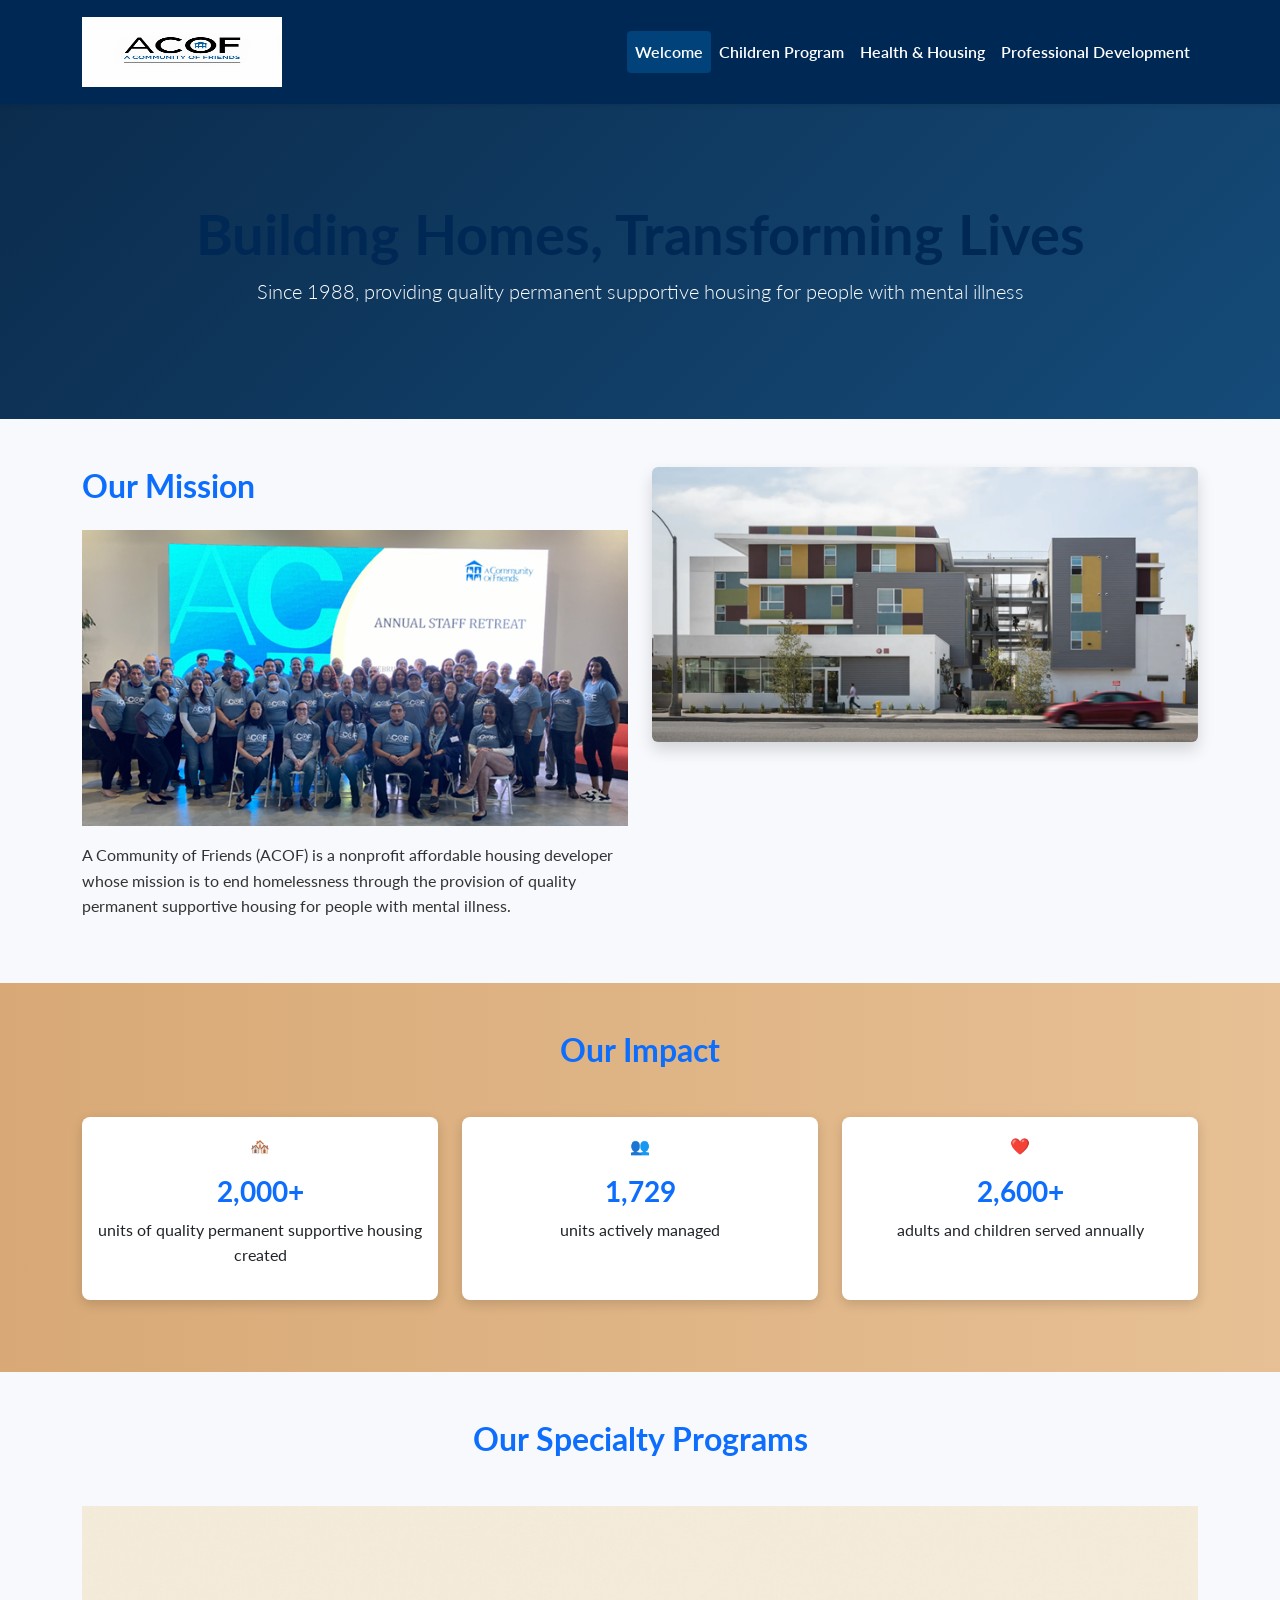
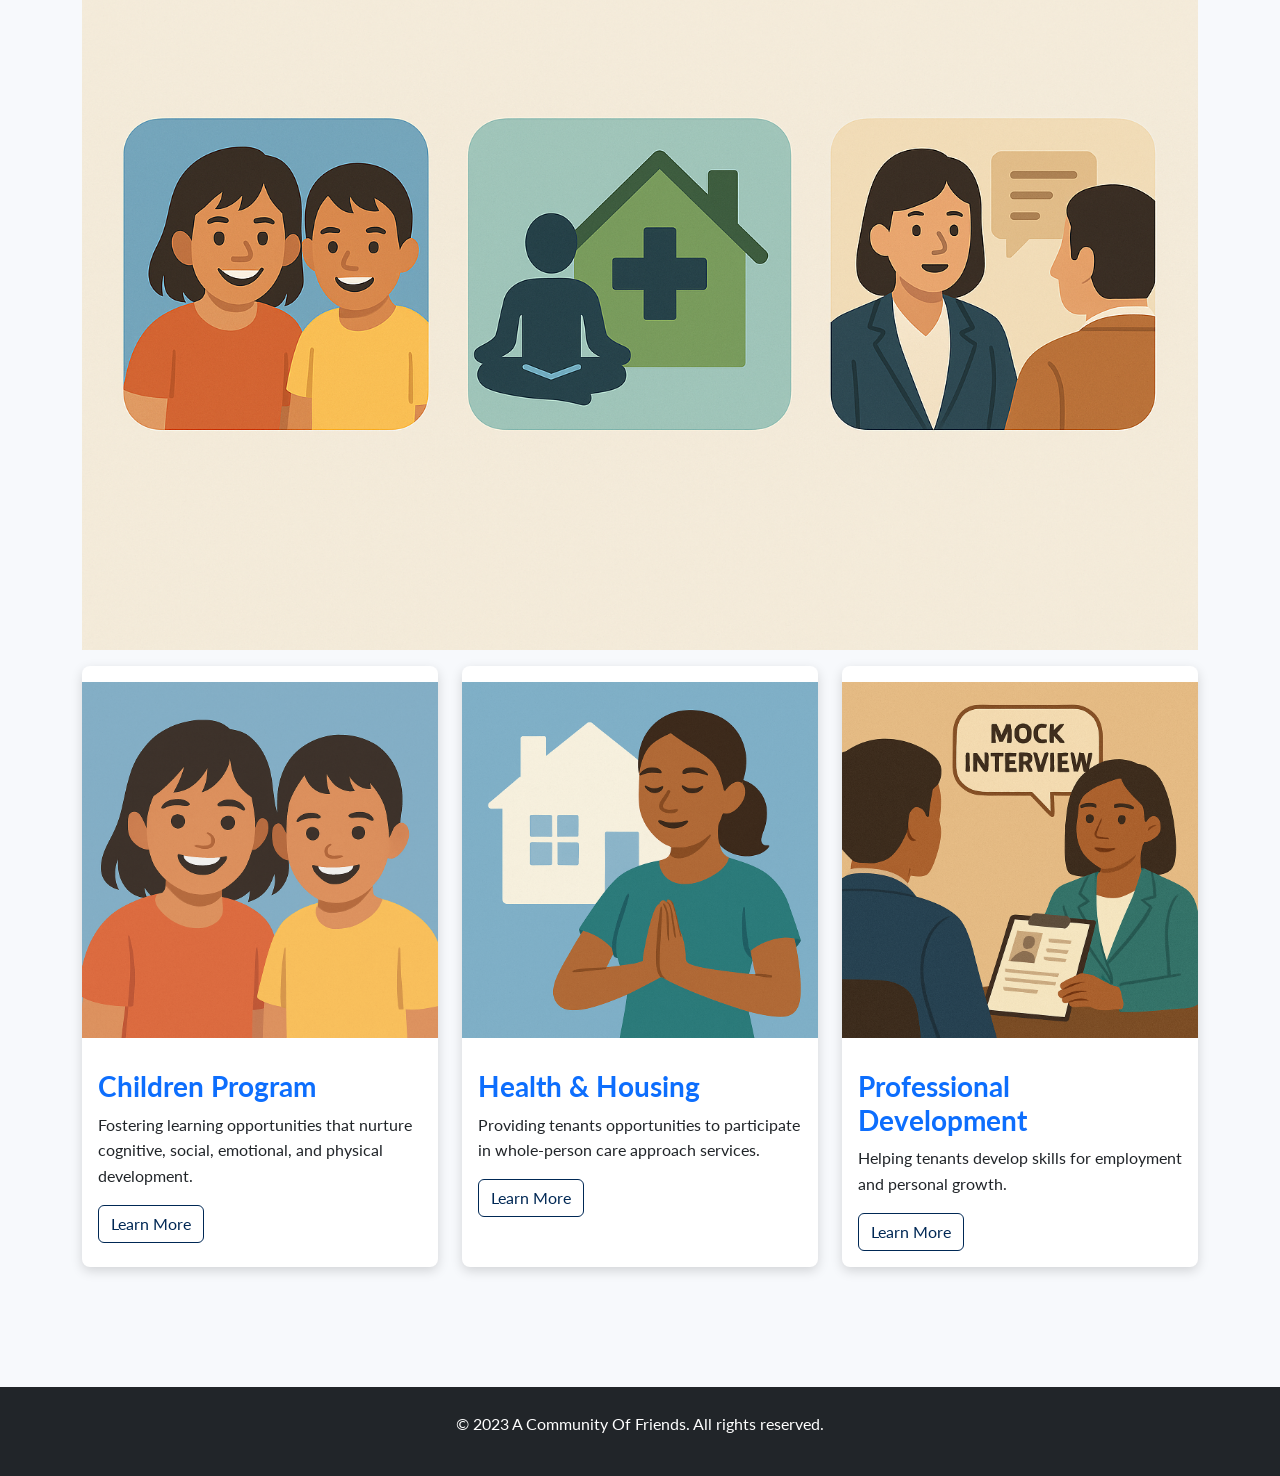
<file: index.html>
<!DOCTYPE html>
<html lang="en">
 <head>
  <link href="https://fonts.googleapis.com/css2?family=Lato:wght@300;400;700&amp;display=swap" rel="stylesheet"/>
  <meta charset="utf-8"/>
  <meta content="width=device-width, initial-scale=1.0" name="viewport"/>
  <title>
   ACOF - Welcome
  </title>
  <link href="https://cdn.jsdelivr.net/npm/bootstrap@5.3.0/dist/css/bootstrap.min.css" rel="stylesheet"/>
  <link href="style.css" rel="stylesheet"/>
 </head>
 <body>
  <!-- Navigation -->
  <nav class="navbar navbar-expand-lg navbar-dark bg-navy">
   <div class="container">
    <a class="navbar-brand d-flex align-items-center" href="index.html">
     <img alt="ACOF Logo" class="me-2" src="img/ACOF_logo.png" style="height: 70px; width: 200px;"/>
    </a>
    <button class="navbar-toggler" data-bs-target="#navbarNav" data-bs-toggle="collapse" type="button">
     <span class="navbar-toggler-icon">
     </span>
    </button>
    <div class="collapse navbar-collapse" id="navbarNav">
     <ul class="navbar-nav ms-auto">
      <li class="nav-item">
       <a class="nav-link active" href="index.html">
        Welcome
       </a>
      </li>
      <li class="nav-item">
       <a class="nav-link" href="children.html">
        Children Program
       </a>
      </li>
      <li class="nav-item">
       <a class="nav-link" href="health.html">
        Health &amp; Housing
       </a>
      </li>
      <li class="nav-item">
       <a class="nav-link" href="professional.html">
        Professional Development
       </a>
      </li>
     </ul>
    </div>
   </div>
  </nav>
  <!-- Hero Section -->
  <header class="hero">
   <div class="container text-center">
    <h1 class="display-4 fw-bold">
     Building Homes, Transforming Lives
    </h1>
    <p class="lead">
     Since 1988, providing quality permanent supportive housing for people with mental illness
    </p>
   </div>
  </header>
  <!-- Mission Section -->
  <section class="mission py-5">
   <div class="container">
    <div class="row">
     <div class="col-lg-6">
      <h2 class="text-primary">
       Our Mission
      </h2>
      <img src="img/ACOF_staff.png" alt="ACOF staff or community event" class="img-fluid my-3">
      <p>
       A Community of Friends (ACOF) is a nonprofit affordable housing developer whose mission is to end homelessness through the provision of quality permanent supportive housing for people with mental illness.
      </p>
     </div>
     <div class="col-lg-6">
      <!-- Recommended: Image of a diverse community or housing complex -->
      <img alt="ACOF Community" class="img-fluid rounded shadow" src="img/ACOF_housing.png"/>
      </div>
     </div>
    </div>
   </div>
  </section>
  <!-- Impact Section -->
  <section class="bg-gradient-beige py-5">
   <div class="container">
    <h2 class="text-center text-primary mb-5">
     Our Impact
    </h2>
    <div class="row text-center">
     <div class="col-md-4 mb-4">
      <div class="card h-100">
       <div class="card-body">
        <div class="impact-icon mb-3">🏘️</div>
        <h3 class="text-primary">
         2,000+
        </h3>
        <p>
         units of quality permanent supportive housing created
        </p>
       </div>
      </div>
     </div>
     <div class="col-md-4 mb-4">
      <div class="card h-100">
       <div class="card-body">
        <div class="impact-icon mb-3">👥</div>
        <h3 class="text-primary">
         1,729
        </h3>
        <p>
         units actively managed
        </p>
       </div>
      </div>
     </div>
     <div class="col-md-4 mb-4">
      <div class="card h-100">
       <div class="card-body">
        <div class="impact-icon mb-3">❤️</div>
        <h3 class="text-primary">
         2,600+
        </h3>
        <p>
         adults and children served annually
        </p>
       </div>
      </div>
     </div>
    </div>
   </div>
  </section>
  <!-- Programs Overview -->
  <section class="programs py-5">
   <div class="container">
    <h2 class="text-center text-primary mb-5">
     Our Specialty Programs
    </h2>
    <div class="text-center my-3">
        <img src="img/ACOF_icons.png" alt="Icons or photos representing each program" class="img-fluid">
      </div>
    <div class="row">
     <div class="col-md-4 mb-4">
      <div class="card h-100">
       <!-- Recommended: Image of happy children in a learning environment -->
       <div class="text-center my-3">
        <img src="img/ACOF_children.png" alt="Children Program Image" class="img-fluid">
      </div>
        <div class="card-body">
        <h3 class="text-primary">
         Children Program
        </h3>
        <p>
         Fostering learning opportunities that nurture cognitive, social, emotional, and physical development.
        </p>
        <a class="btn btn-outline-primary" href="children.html">
         Learn More
        </a>
       </div>
      </div>
     </div>
     <div class="col-md-4 mb-4">
      <div class="card h-100">
       <!-- Recommended: Image of health class or yoga session -->
       <div class="text-center my-3">
        <img src="img/ACOF_health.png" alt="Health & Housing Image" class="img-fluid">
      </div>
        <div class="card-body">
        <h3 class="text-primary">
         Health &amp; Housing
        </h3>
        <p>
         Providing tenants opportunities to participate in whole-person care approach services.
        </p>
        <a class="btn btn-outline-primary" href="health.html">
         Learn More
        </a>
       </div>
      </div>
     </div>
     <div class="col-md-4 mb-4">
      <div class="card h-100">
       <!-- Recommended: Image of professional training or mock interview -->
       <div class="text-center my-3">
        <img src="img/ACOF_develop.png" alt="Professional Development Image" class="img-fluid">
      </div>
        <div class="card-body">
        <h3 class="text-primary">
         Professional Development
        </h3>
        <p>
         Helping tenants develop skills for employment and personal growth.
        </p>
        <a class="btn btn-outline-primary" href="professional.html">
         Learn More
        </a>
       </div>
      </div>
     </div>
    </div>
   </div>
  </section>
  <!-- Footer -->
  <footer class="bg-dark text-white py-4">
   <div class="container text-center">
    <p>
     © 2023 A Community Of Friends. All rights reserved.
    </p>
   </div>
  </footer>
  <script src="https://cdn.jsdelivr.net/npm/bootstrap@5.3.0/dist/js/bootstrap.bundle.min.js">
  </script>
  <script src="script.js">
  </script>
 </body>
</html>
</file>
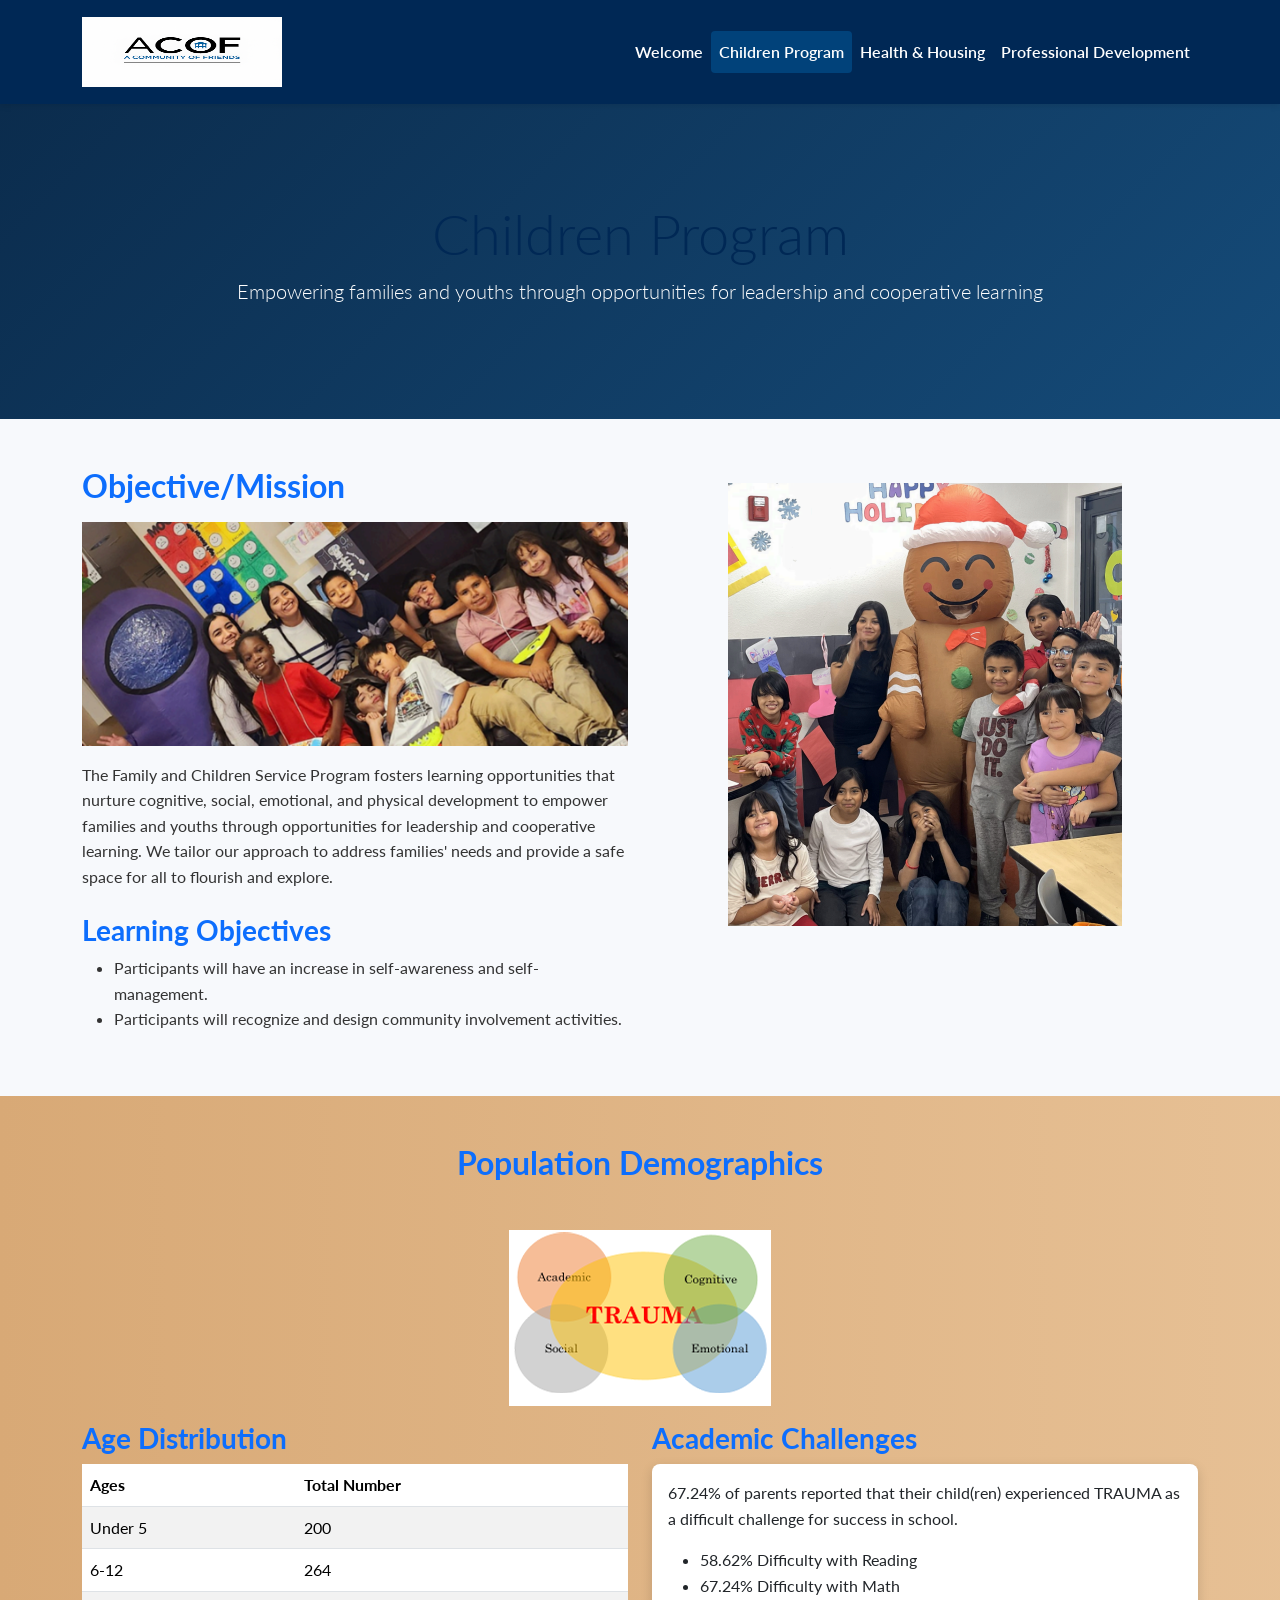
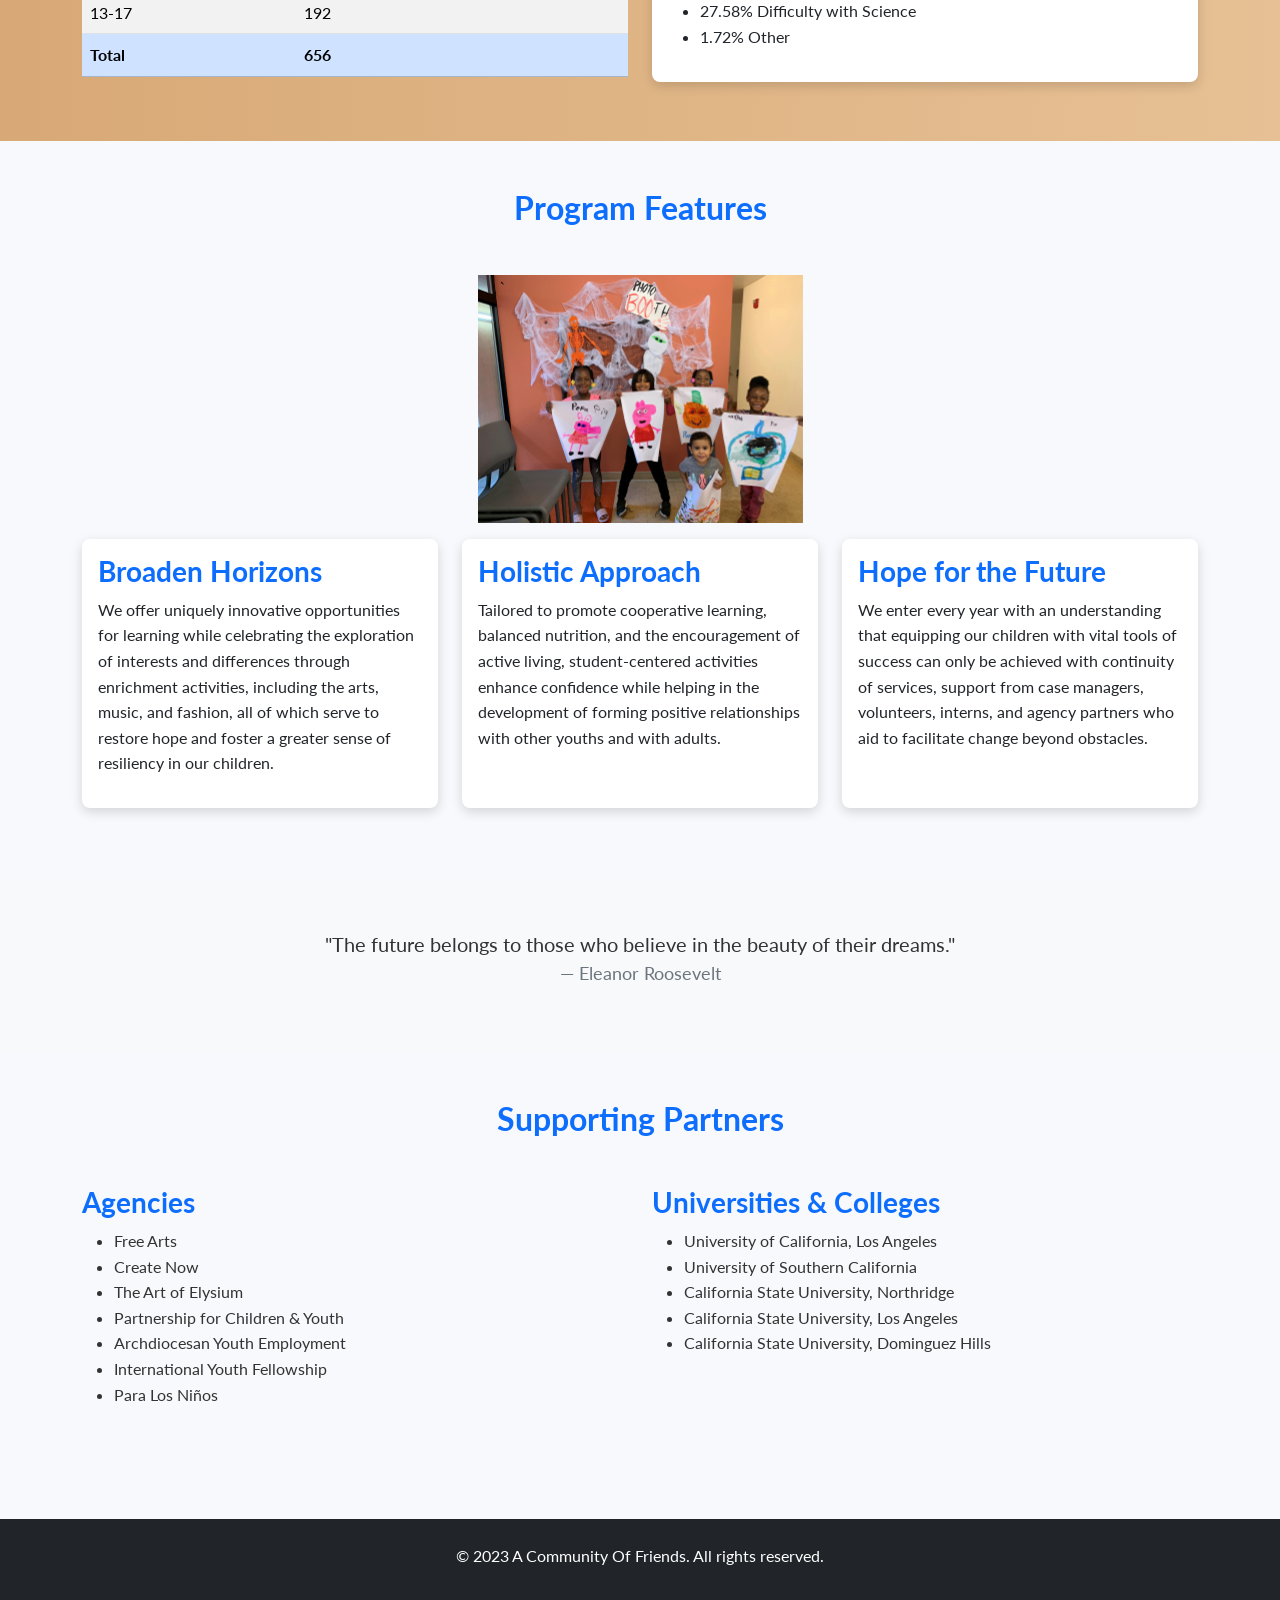
<file: children.html>
<!DOCTYPE html>
<html lang="en">
 <head>
  <link href="https://fonts.googleapis.com/css2?family=Lato:wght@300;400;700&display=swap" rel="stylesheet" />
  <meta charset="utf-8" />
  <meta content="width=device-width, initial-scale=1.0" name="viewport" />
  <title>ACOF - Children Program</title>
  <link href="https://cdn.jsdelivr.net/npm/bootstrap@5.3.0/dist/css/bootstrap.min.css" rel="stylesheet" />
  <link href="style.css" rel="stylesheet" />
 </head>
 <body>
  <!-- Navigation -->
  <nav class="navbar navbar-expand-lg navbar-dark bg-navy">
   <div class="container">
    <a class="navbar-brand d-flex align-items-center" href="index.html">
        <img alt="ACOF Logo" class="me-2" src="img/ACOF_logo.png" style="height: 70px; width: 200px;"/>
    </a>
    <button class="navbar-toggler" data-bs-target="#navbarNav" data-bs-toggle="collapse" type="button">
     <span class="navbar-toggler-icon"></span>
    </button>
    <div class="collapse navbar-collapse" id="navbarNav">
     <ul class="navbar-nav ms-auto">
      <li class="nav-item">
       <a class="nav-link" href="index.html">Welcome</a>
      </li>
      <li class="nav-item">
       <a class="nav-link active" href="children.html">Children Program</a>
      </li>
      <li class="nav-item">
       <a class="nav-link" href="health.html">Health &amp; Housing</a>
      </li>
      <li class="nav-item">
       <a class="nav-link" href="professional.html">Professional Development</a>
      </li>
     </ul>
    </div>
   </div>
  </nav>
  <!-- Hero Section -->
  <header class="hero">
   <div class="container text-center">
    <h1 class="display-4">Children Program</h1>
    <p class="lead">Empowering families and youths through opportunities for leadership and cooperative learning</p>
   </div>
  </header>
  <!-- Program Overview -->
  <section class="program-overview py-5">
   <div class="container">
    <div class="row">
     <div class="col-lg-6">
      <h2 class="text-primary">Objective/Mission</h2>
      <div class="text-center my-3">
        <img src="img/Children_children.png" alt="Children playing or learning" class="img-fluid">
      </div>
        <p>
       The Family and Children Service Program fosters learning opportunities that nurture cognitive, social, emotional, and physical development to empower families and youths through opportunities for leadership and cooperative learning. We tailor our approach to address families' needs and provide a safe space for all to flourish and explore.
      </p>
      <h3 class="text-primary mt-4">Learning Objectives</h3>
      <ul>
       <li>Participants will have an increase in self-awareness and self-management.</li>
       <li>Participants will recognize and design community involvement activities.</li>
      </ul>
     </div>
     <div class="col-lg-6">
        <div class="text-center my-3">
            <img src="img/Children_educational.png" alt="Children engaged in educational or creative activities" class="img-fluid">
          </div>
        </div>
    </div>
   </div>
  </section>
  <!-- Demographics -->
  <section class="bg-gradient-beige py-5">
   <div class="container">
    <h2 class="text-center text-primary mb-5">Population Demographics</h2>
    <div class="text-center my-3">
        <img src="img/Children_chart.png" alt="Demographics chart or group of children" class="img-fluid">
      </div>
    <div class="row">
     <div class="col-md-6">
      <h3 class="text-primary">Age Distribution</h3>
      <table class="table table-striped">
       <thead>
        <tr>
         <th>Ages</th>
         <th>Total Number</th>
        </tr>
       </thead>
       <tbody>
        <tr><td>Under 5</td><td>200</td></tr>
        <tr><td>6-12</td><td>264</td></tr>
        <tr><td>13-17</td><td>192</td></tr>
        <tr class="table-primary"><td><strong>Total</strong></td><td><strong>656</strong></td></tr>
       </tbody>
      </table>
     </div>
     <div class="col-md-6">
      <h3 class="text-primary">Academic Challenges</h3>
      <div class="card">
       <div class="card-body">
        <p>67.24% of parents reported that their child(ren) experienced TRAUMA as a difficult challenge for success in school.</p>
        <ul>
         <li>58.62% Difficulty with Reading</li>
         <li>67.24% Difficulty with Math</li>
         <li>27.58% Difficulty with Science</li>
         <li>1.72% Other</li>
        </ul>
       </div>
      </div>
     </div>
    </div>
   </div>
  </section>
  <!-- Program Features -->
  <section class="features py-5">
   <div class="container">
    <h2 class="text-center text-primary mb-5">Program Features</h2>
    <div class="text-center my-3">
        <img src="img/Children_art.png" alt="Enrichment activities like arts or music" class="img-fluid">
    </div>
    <div class="row">
     <div class="col-md-4 mb-4">
      <div class="card h-100">
       <div class="card-body">
        <h3 class="text-primary">Broaden Horizons</h3>
        <p>We offer uniquely innovative opportunities for learning while celebrating the exploration of interests and differences through enrichment activities, including the arts, music, and fashion, all of which serve to restore hope and foster a greater sense of resiliency in our children.</p>
       </div>
      </div>
     </div>
     <div class="col-md-4 mb-4">
      <div class="card h-100">
       <div class="card-body">
        <h3 class="text-primary">Holistic Approach</h3>
        <p>Tailored to promote cooperative learning, balanced nutrition, and the encouragement of active living, student-centered activities enhance confidence while helping in the development of forming positive relationships with other youths and with adults.</p>
       </div>
      </div>
     </div>
     <div class="col-md-4 mb-4">
      <div class="card h-100">
       <div class="card-body">
        <h3 class="text-primary">Hope for the Future</h3>
        <p>We enter every year with an understanding that equipping our children with vital tools of success can only be achieved with continuity of services, support from case managers, volunteers, interns, and agency partners who aid to facilitate change beyond obstacles.</p>
       </div>
      </div>
     </div>
    </div>
   </div>
  </section>
  <!-- Testimonial -->
  <section class="testimonial bg-light py-5">
   <div class="container text-center">
    <blockquote class="blockquote">
     <p>"The future belongs to those who believe in the beauty of their dreams."</p>
     <footer class="blockquote-footer">Eleanor Roosevelt</footer>
    </blockquote>
   </div>
  </section>
  <!-- Supporting Partners -->
  <section class="partners py-5">
   <div class="container">
    <h2 class="text-center text-primary mb-5">Supporting Partners</h2>
    <div class="row">
     <div class="col-md-6">
      <h3 class="text-primary">Agencies</h3>
      <ul>
       <li>Free Arts</li>
       <li>Create Now</li>
       <li>The Art of Elysium</li>
       <li>Partnership for Children &amp; Youth</li>
       <li>Archdiocesan Youth Employment</li>
       <li>International Youth Fellowship</li>
       <li>Para Los Niños</li>
      </ul>
     </div>
     <div class="col-md-6">
      <h3 class="text-primary">Universities &amp; Colleges</h3>
      <ul>
       <li>University of California, Los Angeles</li>
       <li>University of Southern California</li>
       <li>California State University, Northridge</li>
       <li>California State University, Los Angeles</li>
       <li>California State University, Dominguez Hills</li>
      </ul>
     </div>
    </div>
   </div>
  </section>
  <!-- Footer -->
  <footer class="bg-dark text-white py-4">
   <div class="container text-center">
    <p>© 2023 A Community Of Friends. All rights reserved.</p>
   </div>
  </footer>
  <script src="https://cdn.jsdelivr.net/npm/bootstrap@5.3.0/dist/js/bootstrap.bundle.min.js"></script>
  <script src="script.js"></script>
 </body>
</html>
</file>
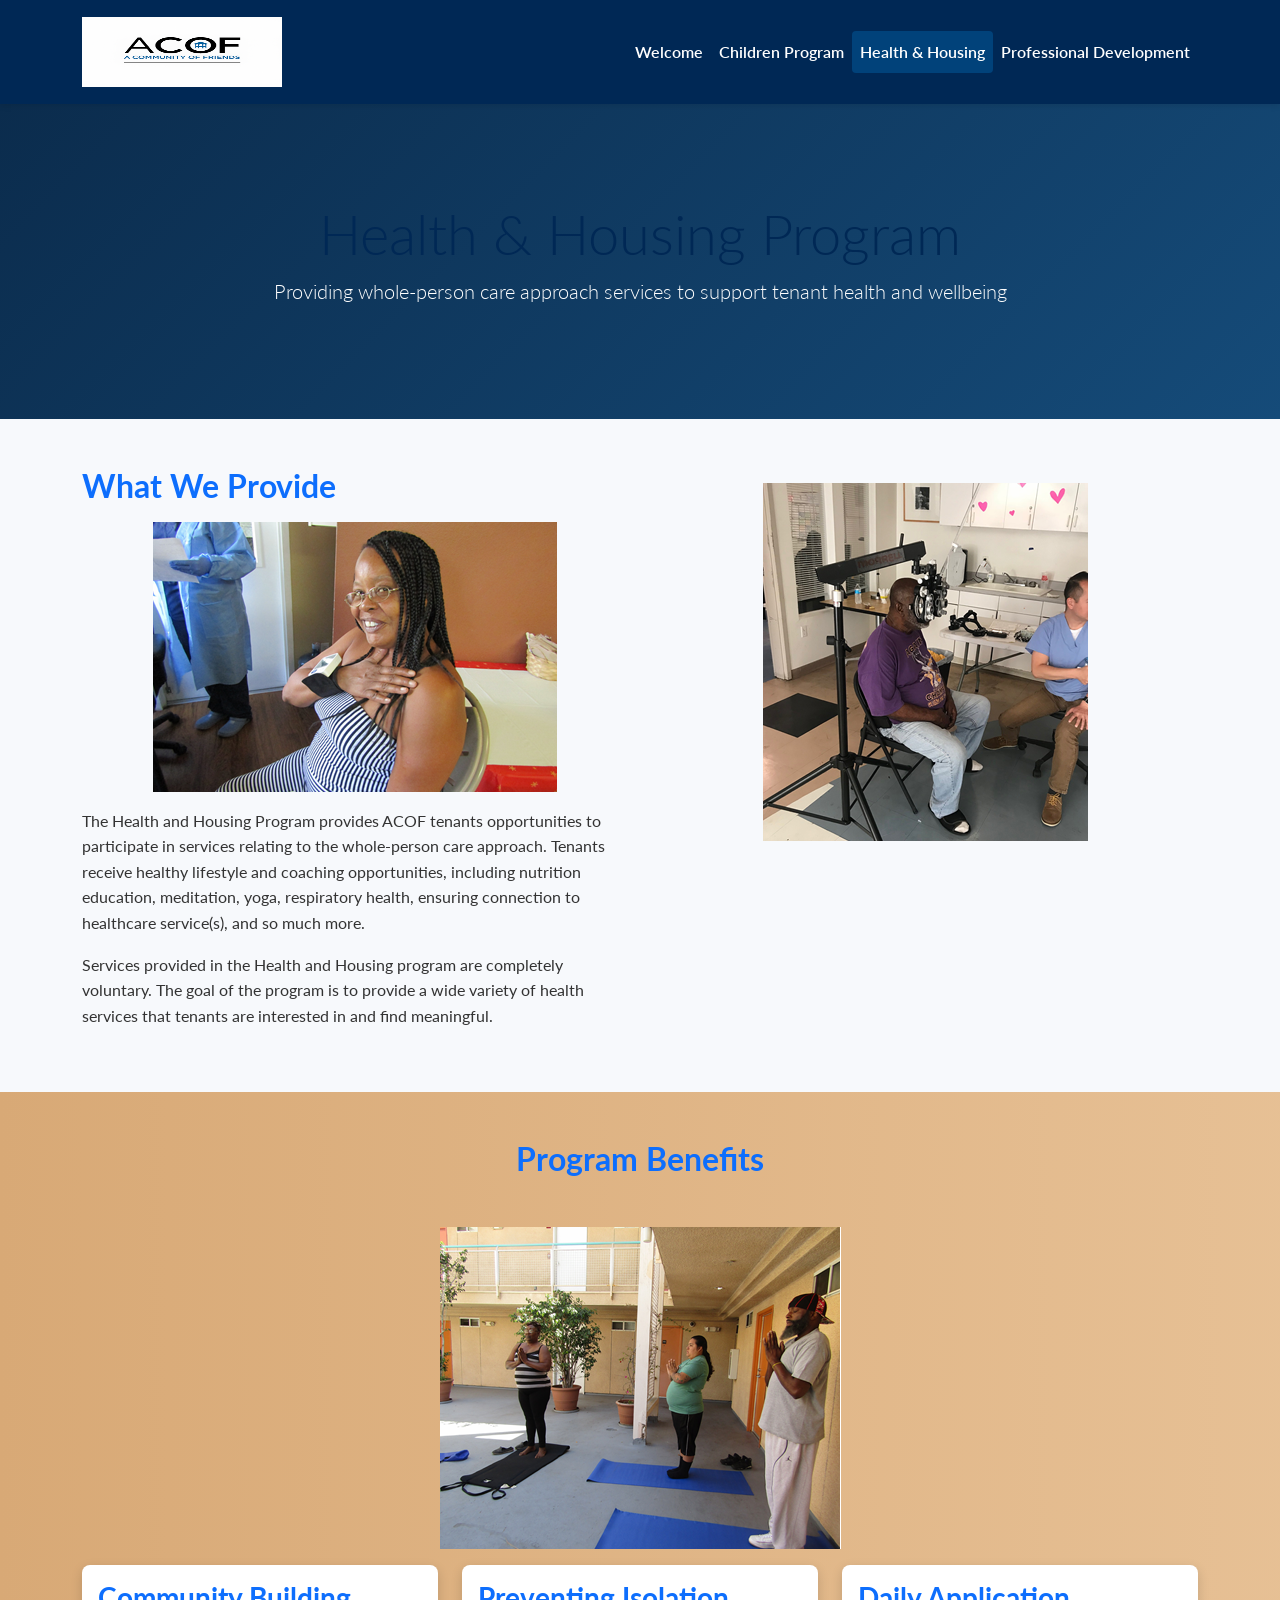
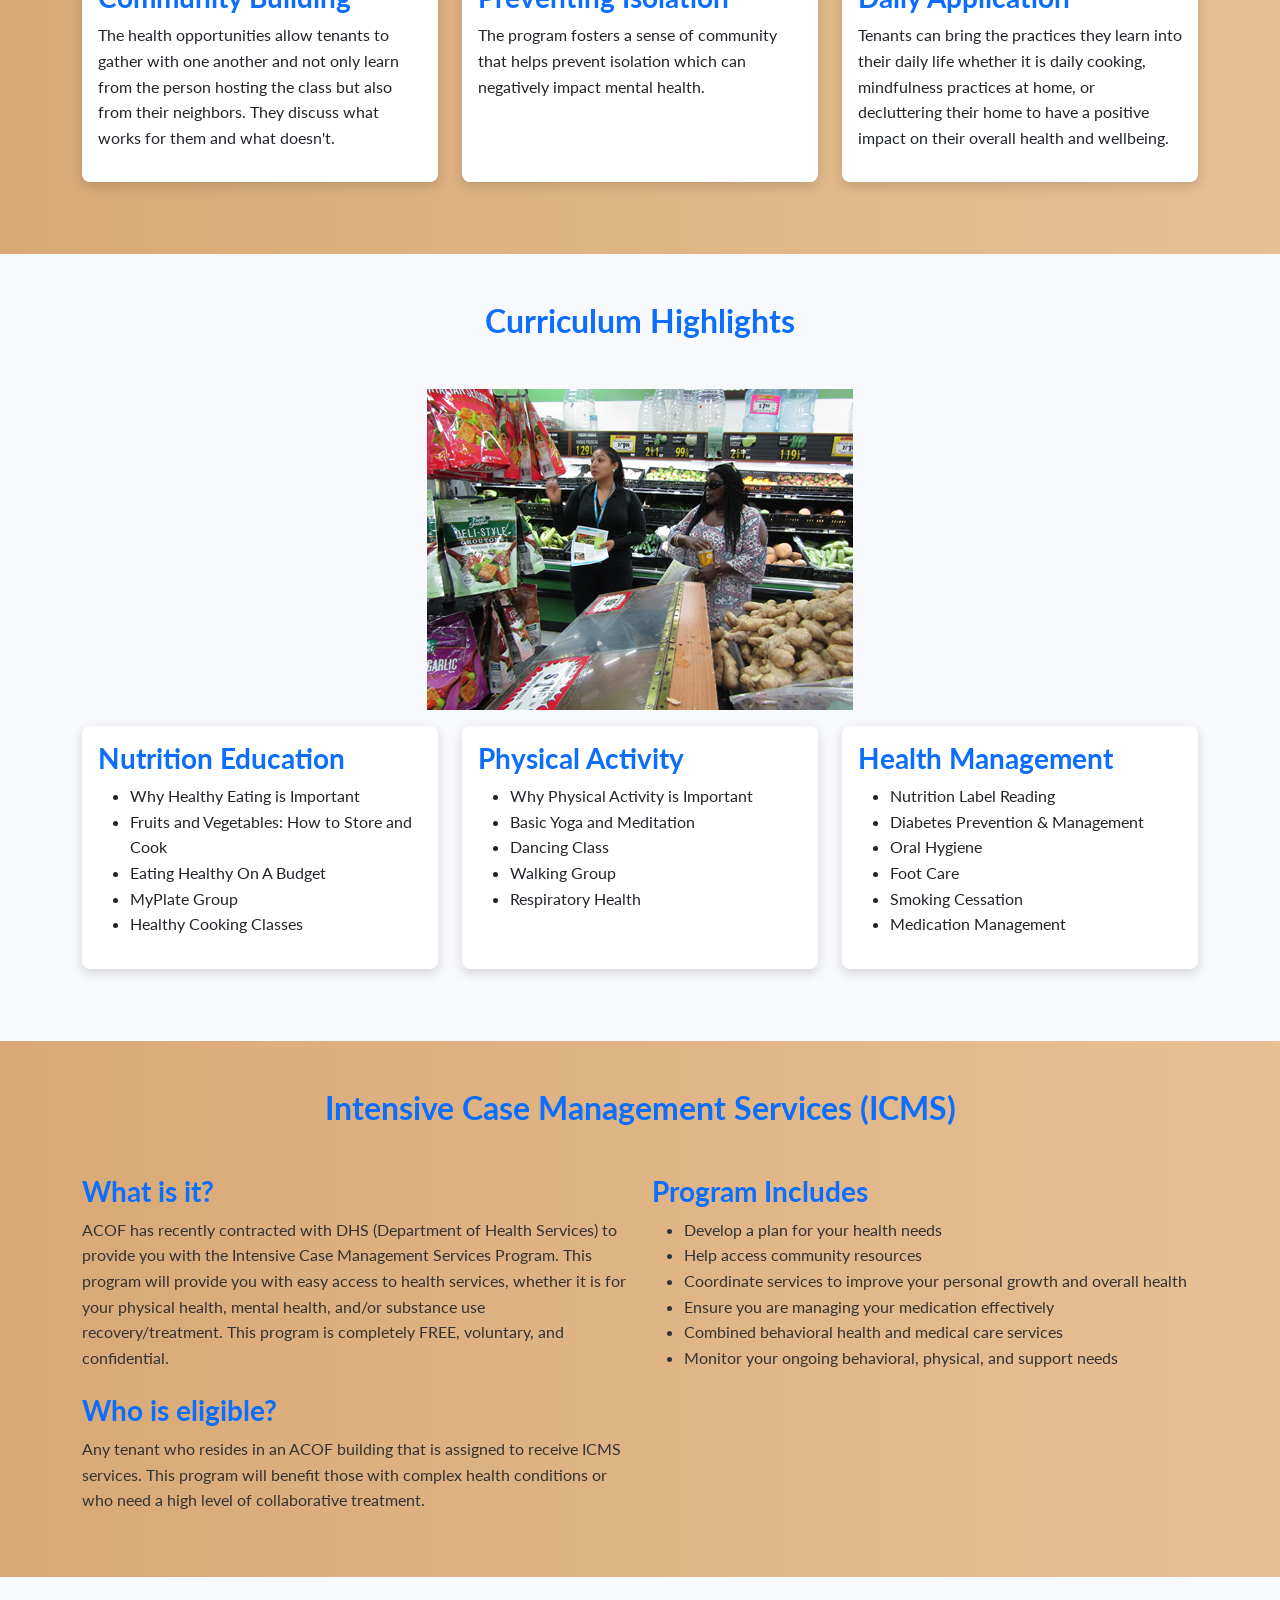
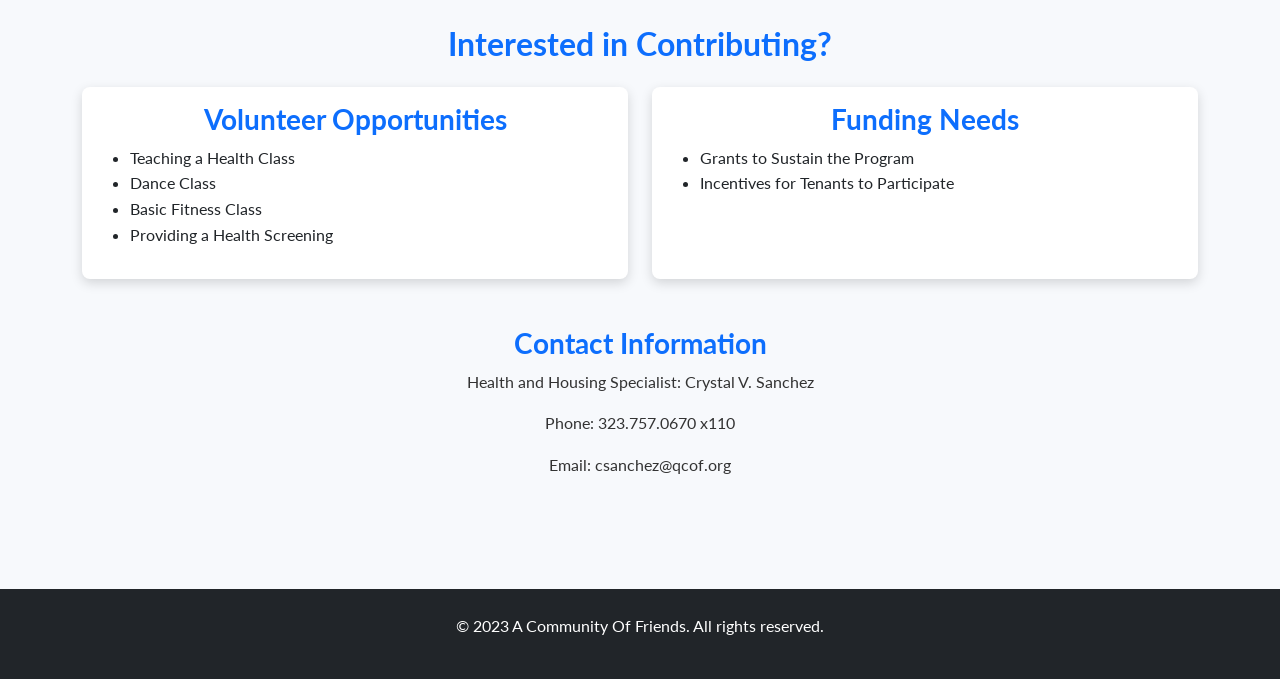
<file: health.html>
<!DOCTYPE html>
<html lang="en">
 <head>
  <link href="https://fonts.googleapis.com/css2?family=Lato:wght@300;400;700&display=swap" rel="stylesheet" />
  <meta charset="utf-8" />
  <meta content="width=device-width, initial-scale=1.0" name="viewport" />
  <title>ACOF - Health &amp; Housing</title>
  <link href="https://cdn.jsdelivr.net/npm/bootstrap@5.3.0/dist/css/bootstrap.min.css" rel="stylesheet" />
  <link href="style.css" rel="stylesheet" />
 </head>
 <body>
  <!-- Navigation -->
  <nav class="navbar navbar-expand-lg navbar-dark bg-navy">
   <div class="container">
    <a class="navbar-brand d-flex align-items-center" href="index.html">
        <img alt="ACOF Logo" class="me-2" src="img/ACOF_logo.png" style="height: 70px; width: 200px;"/>
    </a>
    <button class="navbar-toggler" data-bs-target="#navbarNav" data-bs-toggle="collapse" type="button">
     <span class="navbar-toggler-icon"></span>
    </button>
    <div class="collapse navbar-collapse" id="navbarNav">
     <ul class="navbar-nav ms-auto">
      <li class="nav-item">
       <a class="nav-link" href="index.html">Welcome</a>
      </li>
      <li class="nav-item">
       <a class="nav-link" href="children.html">Children Program</a>
      </li>
      <li class="nav-item">
       <a class="nav-link active" href="health.html">Health &amp; Housing</a>
      </li>
      <li class="nav-item">
       <a class="nav-link" href="professional.html">Professional Development</a>
      </li>
     </ul>
    </div>
   </div>
  </nav>
  <!-- Hero Section -->
  <header class="hero">
   <div class="container text-center">
    <h1 class="display-4">Health &amp; Housing Program</h1>
    <p class="lead">Providing whole-person care approach services to support tenant health and wellbeing</p>
   </div>
  </header>
  <!-- Program Overview -->
  <section class="program-overview py-5">
   <div class="container">
    <div class="row">
     <div class="col-lg-6">
      <h2 class="text-primary">What We Provide</h2>
      <div class="text-center my-3">
        <img src="img/Health.png" alt="Health education or counseling session" class="img-fluid">
      </div>
        <p>The Health and Housing Program provides ACOF tenants opportunities to participate in services relating to the whole-person care approach. Tenants receive healthy lifestyle and coaching opportunities, including nutrition education, meditation, yoga, respiratory health, ensuring connection to healthcare service(s), and so much more.</p>
      <p>Services provided in the Health and Housing program are completely voluntary. The goal of the program is to provide a wide variety of health services that tenants are interested in and find meaningful.</p>
     </div>
     <div class="col-lg-6">
        <div class="text-center my-3">
            <img src="img/Health_eye.png" alt="Health class, yoga session, or nutrition workshop" class="img-fluid">
          </div>
            </div>
    </div>
   </div>
  </section>
  <!-- Program Benefits -->
  <section class="bg-gradient-beige py-5">
   <div class="container">
    <h2 class="text-center text-primary mb-5">Program Benefits</h2>
    <div class="text-center my-3">
        <img src="img/Health_activity.png" alt="Tenants in wellness activity or group talk" class="img-fluid">
      </div>
    <div class="row">
     <div class="col-md-4 mb-4">
      <div class="card h-100">
       <div class="card-body">
        <h3 class="text-primary">Community Building</h3>
        <p>The health opportunities allow tenants to gather with one another and not only learn from the person hosting the class but also from their neighbors. They discuss what works for them and what doesn't.</p>
       </div>
      </div>
     </div>
     <div class="col-md-4 mb-4">
      <div class="card h-100">
       <div class="card-body">
        <h3 class="text-primary">Preventing Isolation</h3>
        <p>The program fosters a sense of community that helps prevent isolation which can negatively impact mental health.</p>
       </div>
      </div>
     </div>
     <div class="col-md-4 mb-4">
      <div class="card h-100">
       <div class="card-body">
        <h3 class="text-primary">Daily Application</h3>
        <p>Tenants can bring the practices they learn into their daily life whether it is daily cooking, mindfulness practices at home, or decluttering their home to have a positive impact on their overall health and wellbeing.</p>
       </div>
      </div>
     </div>
    </div>
   </div>
  </section>
  <!-- Curriculum Highlights -->
  <section class="curriculum py-5">
   <div class="container">
    <h2 class="text-center text-primary mb-5">Curriculum Highlights</h2>
    <div class="text-center my-3">
        <img src="img/Health_curriculum.png" alt="Health and wellness curriculum session" class="img-fluid">
      </div>
    <div class="row">
     <div class="col-md-6 col-lg-4 mb-4">
      <div class="card h-100">
       <div class="card-body">
        <h3 class="text-primary">Nutrition Education</h3>
        <ul>
         <li>Why Healthy Eating is Important</li>
         <li>Fruits and Vegetables: How to Store and Cook</li>
         <li>Eating Healthy On A Budget</li>
         <li>MyPlate Group</li>
         <li>Healthy Cooking Classes</li>
        </ul>
       </div>
      </div>
     </div>
     <div class="col-md-6 col-lg-4 mb-4">
      <div class="card h-100">
       <div class="card-body">
        <h3 class="text-primary">Physical Activity</h3>
        <ul>
         <li>Why Physical Activity is Important</li>
         <li>Basic Yoga and Meditation</li>
         <li>Dancing Class</li>
         <li>Walking Group</li>
         <li>Respiratory Health</li>
        </ul>
       </div>
      </div>
     </div>
     <div class="col-md-6 col-lg-4 mb-4">
      <div class="card h-100">
       <div class="card-body">
        <h3 class="text-primary">Health Management</h3>
        <ul>
         <li>Nutrition Label Reading</li>
         <li>Diabetes Prevention &amp; Management</li>
         <li>Oral Hygiene</li>
         <li>Foot Care</li>
         <li>Smoking Cessation</li>
         <li>Medication Management</li>
        </ul>
       </div>
      </div>
     </div>
    </div>
   </div>
  </section>
  <!-- ICMS Program -->
  <section class="icms bg-gradient-beige py-5">
   <div class="container">
    <h2 class="text-center text-primary mb-5">Intensive Case Management Services (ICMS)</h2>
    <div class="row">
     <div class="col-lg-6">
      <h3 class="text-primary">What is it?</h3>
      <p>ACOF has recently contracted with DHS (Department of Health Services) to provide you with the Intensive Case Management Services Program. This program will provide you with easy access to health services, whether it is for your physical health, mental health, and/or substance use recovery/treatment. This program is completely FREE, voluntary, and confidential.</p>
      <h3 class="text-primary mt-4">Who is eligible?</h3>
      <p>Any tenant who resides in an ACOF building that is assigned to receive ICMS services. This program will benefit those with complex health conditions or who need a high level of collaborative treatment.</p>
     </div>
     <div class="col-lg-6">
      <h3 class="text-primary">Program Includes</h3>
      <ul>
       <li>Develop a plan for your health needs</li>
       <li>Help access community resources</li>
       <li>Coordinate services to improve your personal growth and overall health</li>
       <li>Ensure you are managing your medication effectively</li>
       <li>Combined behavioral health and medical care services</li>
       <li>Monitor your ongoing behavioral, physical, and support needs</li>
      </ul>
     </div>
    </div>
   </div>
  </section>
  <!-- Get Involved -->
  <section class="involvement py-5">
   <div class="container text-center">
    <h2 class="text-primary mb-4">Interested in Contributing?</h2>
    <div class="row">
     <div class="col-md-6 mb-4">
      <div class="card h-100">
       <div class="card-body">
        <h3 class="text-primary">Volunteer Opportunities</h3>
        <ul class="text-start">
         <li>Teaching a Health Class</li>
         <li>Dance Class</li>
         <li>Basic Fitness Class</li>
         <li>Providing a Health Screening</li>
        </ul>
       </div>
      </div>
     </div>
     <div class="col-md-6 mb-4">
      <div class="card h-100">
       <div class="card-body">
        <h3 class="text-primary">Funding Needs</h3>
        <ul class="text-start">
         <li>Grants to Sustain the Program</li>
         <li>Incentives for Tenants to Participate</li>
        </ul>
       </div>
      </div>
     </div>
    </div>
    <div class="contact-info mt-4">
     <h3 class="text-primary">Contact Information</h3>
     <p>Health and Housing Specialist: Crystal V. Sanchez</p>
     <p>Phone: 323.757.0670 x110</p>
     <p>Email: csanchez@qcof.org</p>
    </div>
   </div>
  </section>
  <!-- Footer -->
  <footer class="bg-dark text-white py-4">
   <div class="container text-center">
    <p>© 2023 A Community Of Friends. All rights reserved.</p>
   </div>
  </footer>
  <script src="https://cdn.jsdelivr.net/npm/bootstrap@5.3.0/dist/js/bootstrap.bundle.min.js"></script>
  <script src="script.js"></script>
 </body>
</html>
</file>
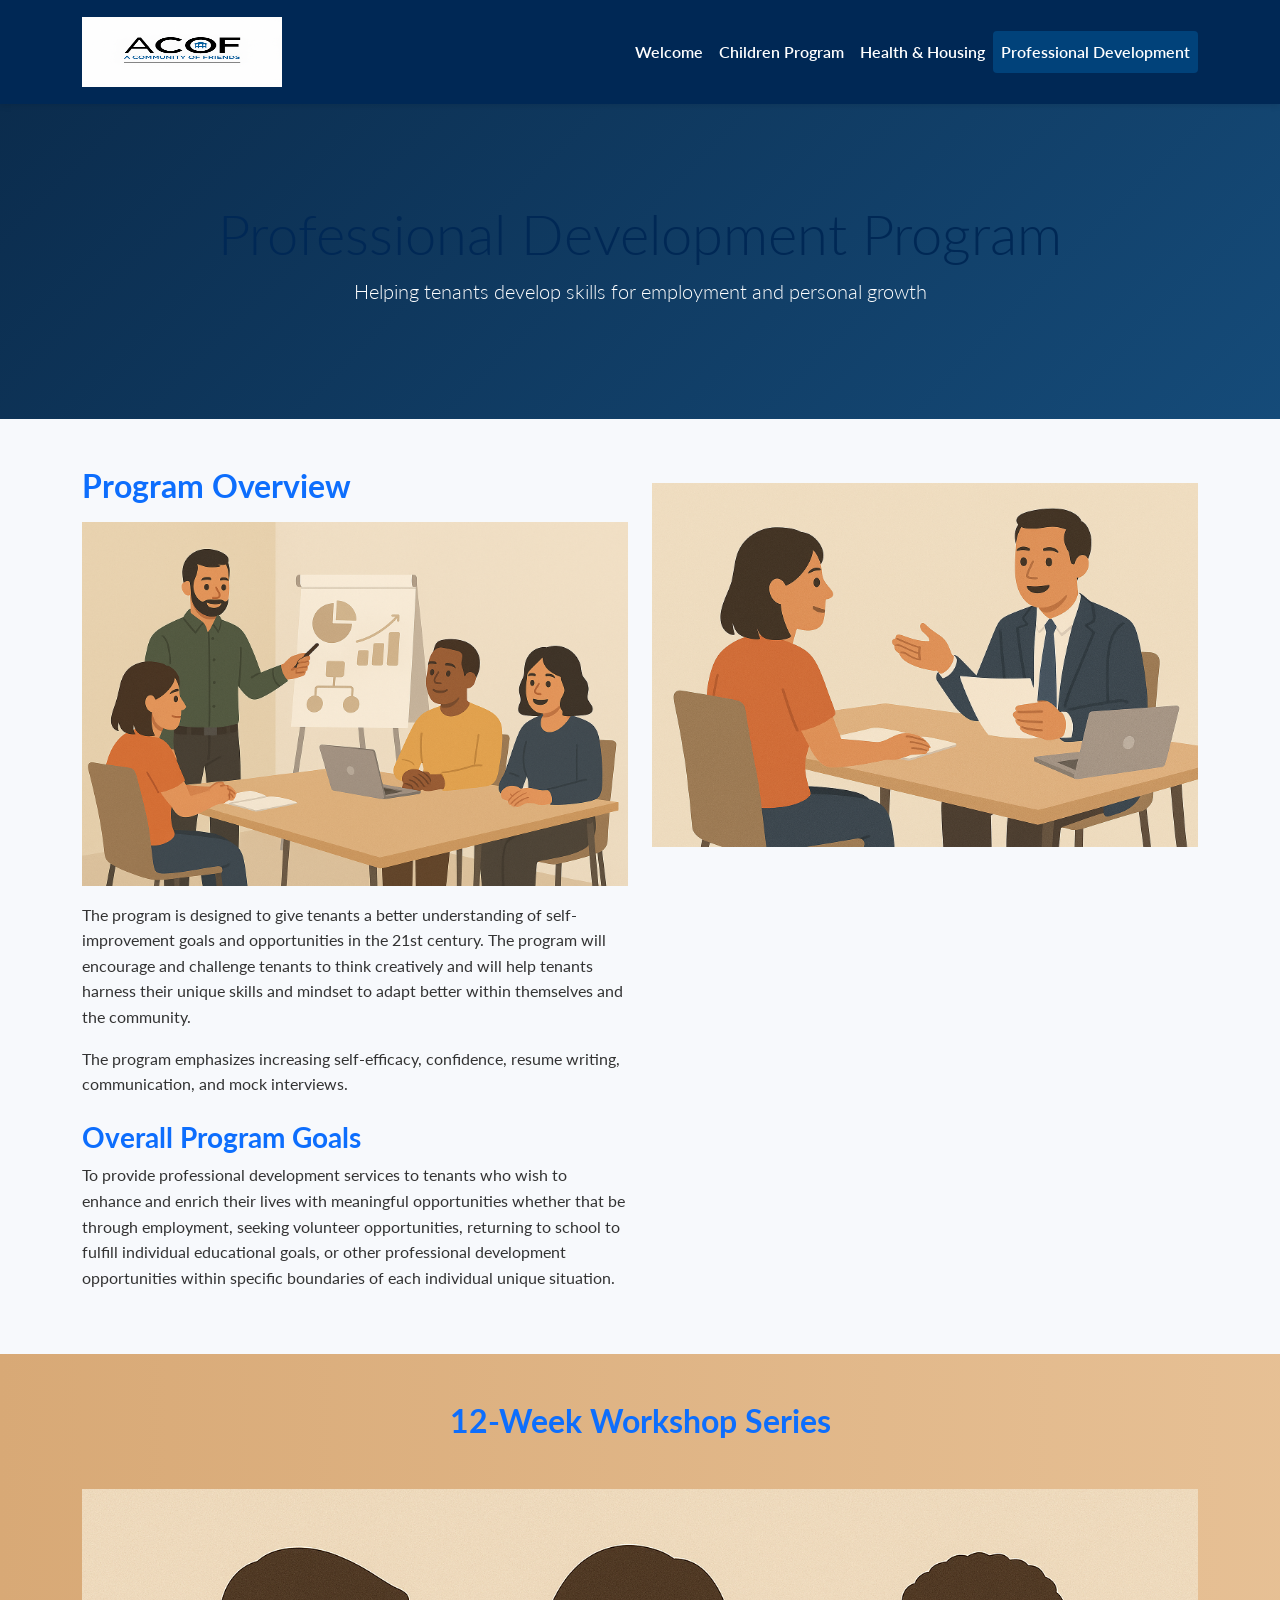
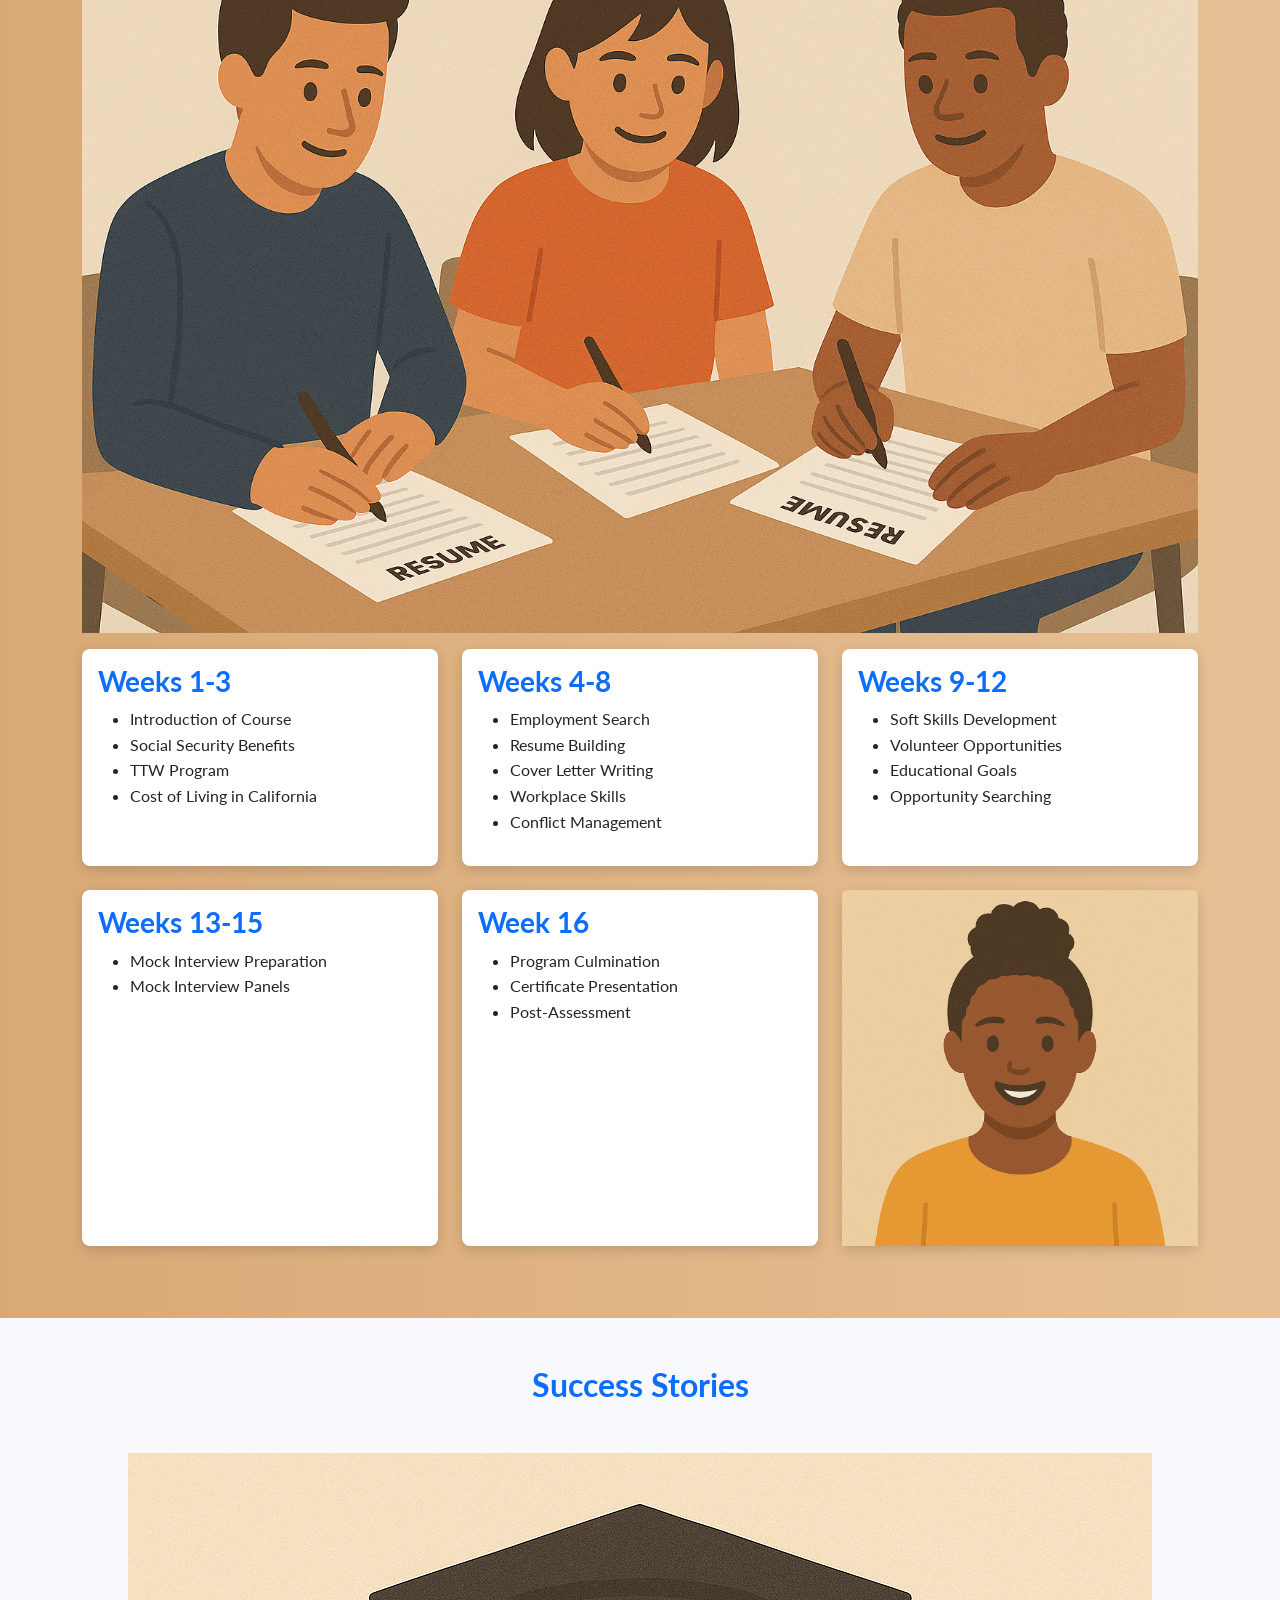
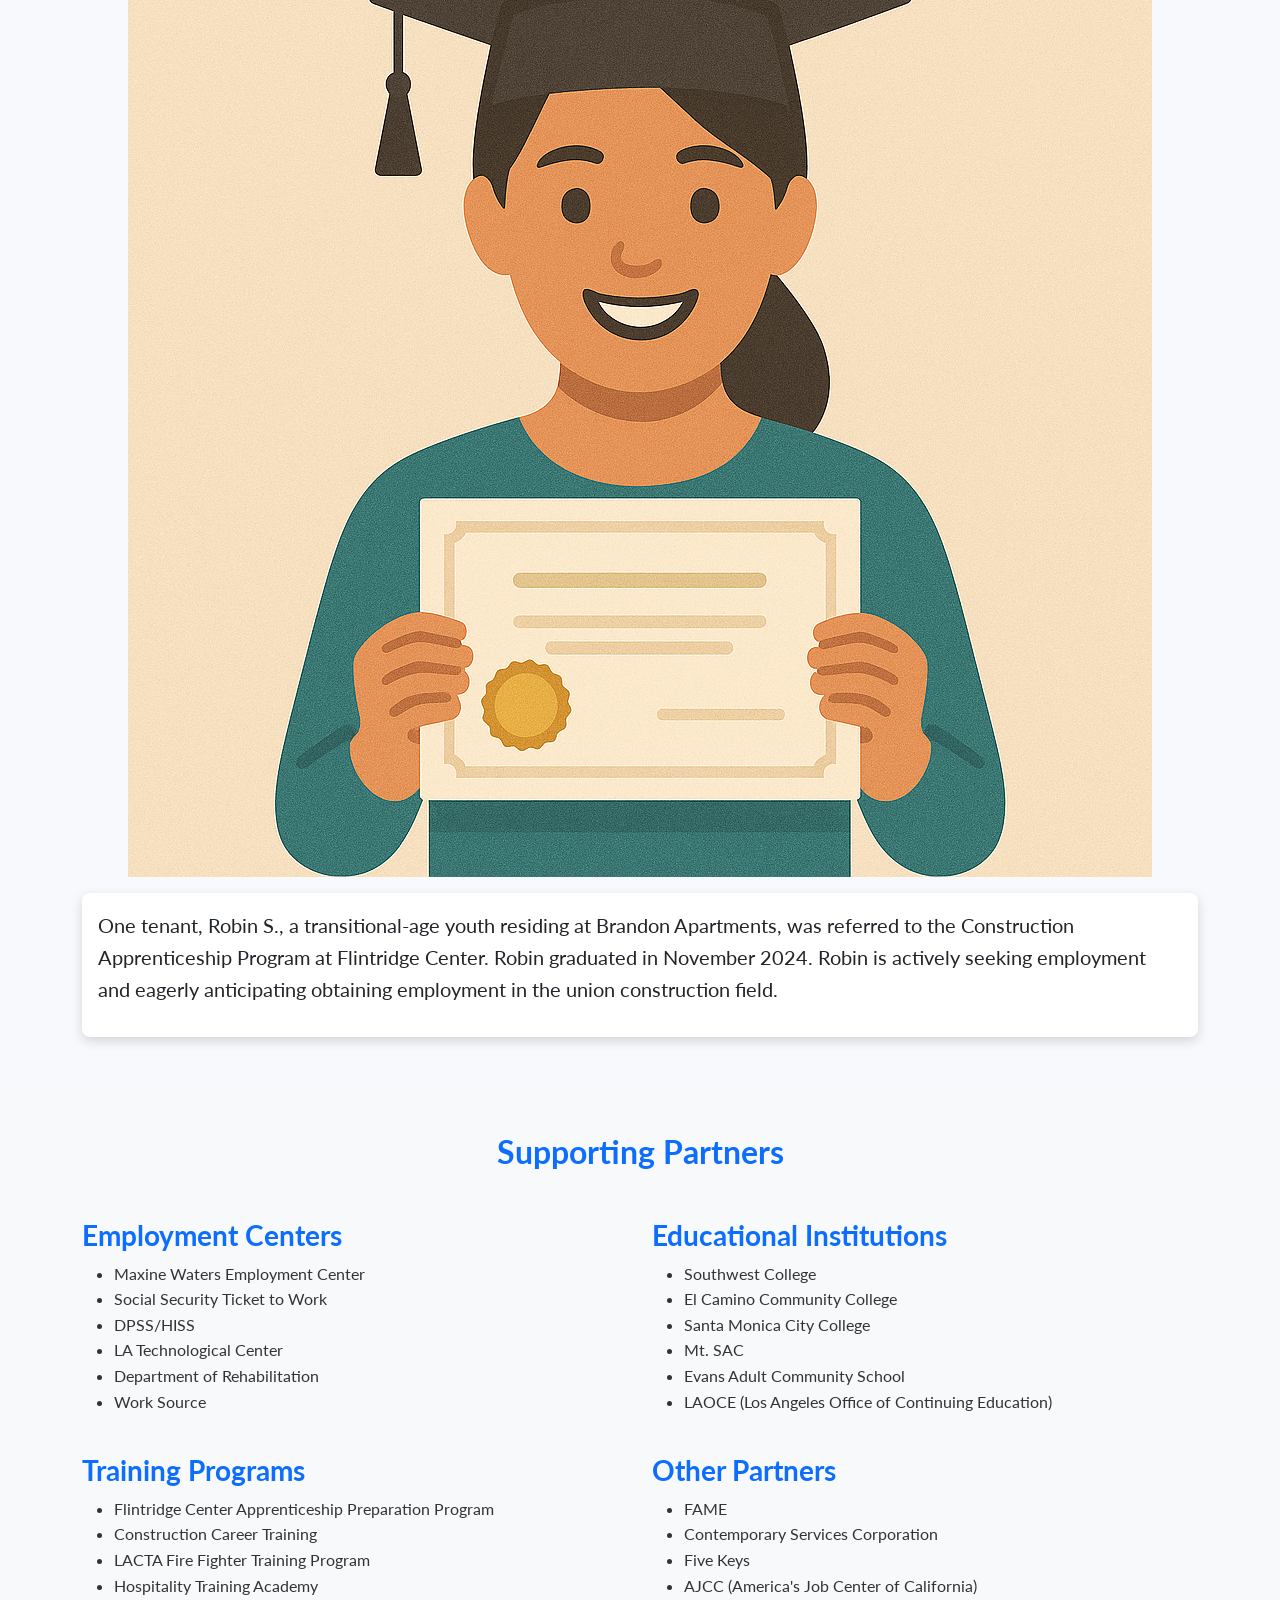
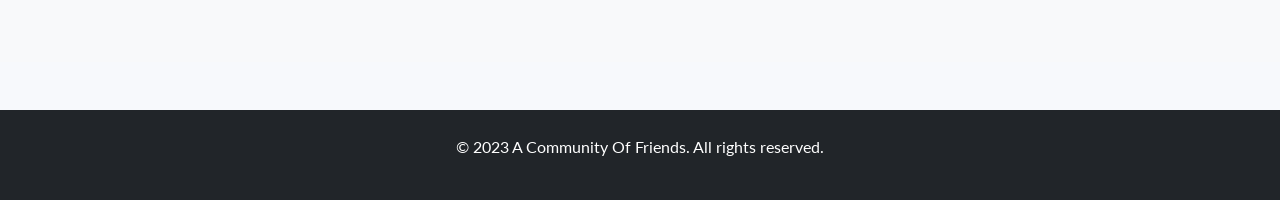
<file: professional.html>
<!DOCTYPE html>
<html lang="en">
 <head>
  <link href="https://fonts.googleapis.com/css2?family=Lato:wght@300;400;700&display=swap" rel="stylesheet" />
  <meta charset="utf-8" />
  <meta content="width=device-width, initial-scale=1.0" name="viewport" />
  <title>ACOF - Professional Development</title>
  <link href="https://cdn.jsdelivr.net/npm/bootstrap@5.3.0/dist/css/bootstrap.min.css" rel="stylesheet" />
  <link href="style.css" rel="stylesheet" />
 </head>
 <body>
  <!-- Navigation -->
  <nav class="navbar navbar-expand-lg navbar-dark bg-navy">
   <div class="container">
    <a class="navbar-brand d-flex align-items-center" href="index.html">
        <img alt="ACOF Logo" class="me-2" src="img/ACOF_logo.png" style="height: 70px; width: 200px;"/>
    </a>
    <button class="navbar-toggler" data-bs-target="#navbarNav" data-bs-toggle="collapse" type="button">
     <span class="navbar-toggler-icon"></span>
    </button>
    <div class="collapse navbar-collapse" id="navbarNav">
     <ul class="navbar-nav ms-auto">
      <li class="nav-item">
       <a class="nav-link" href="index.html">Welcome</a>
      </li>
      <li class="nav-item">
       <a class="nav-link" href="children.html">Children Program</a>
      </li>
      <li class="nav-item">
       <a class="nav-link" href="health.html">Health &amp; Housing</a>
      </li>
      <li class="nav-item">
       <a class="nav-link active" href="professional.html">Professional Development</a>
      </li>
     </ul>
    </div>
   </div>
  </nav>
  <!-- Hero Section -->
  <header class="hero">
   <div class="container text-center">
    <h1 class="display-4">Professional Development Program</h1>
    <p class="lead">Helping tenants develop skills for employment and personal growth</p>
   </div>
  </header>
  <!-- Program Overview -->
  <section class="program-overview py-5">
   <div class="container">
    <div class="row">
     <div class="col-lg-6">
      <h2 class="text-primary">Program Overview</h2>
      <div class="text-center my-3">
        <img src="img/Prof_workshop.png" alt="Tenants at a training workshop" class="img-fluid">
      </div>
        <p>The program is designed to give tenants a better understanding of self-improvement goals and opportunities in the 21st century. The program will encourage and challenge tenants to think creatively and will help tenants harness their unique skills and mindset to adapt better within themselves and the community.</p>
      <p>The program emphasizes increasing self-efficacy, confidence, resume writing, communication, and mock interviews.</p>
      <h3 class="text-primary mt-4">Overall Program Goals</h3>
      <p>To provide professional development services to tenants who wish to enhance and enrich their lives with meaningful opportunities whether that be through employment, seeking volunteer opportunities, returning to school to fulfill individual educational goals, or other professional development opportunities within specific boundaries of each individual unique situation.</p>
     </div>
     <div class="col-lg-6">
        <div class="text-center my-3">
          <img src="img/Prof_mock.png" alt="Professional training session or mock interview" class="img-fluid">
        </div>
      </div>
    </div>
   </div>
  </section>
  <!-- Curriculum -->
  <section class="bg-gradient-beige py-5">
   <div class="container">
    <h2 class="text-center text-primary mb-5">12-Week Workshop Series</h2>
    <div class="text-center my-3">
        <img src="img/Prof_resume.png" alt="Group learning or resume writing" class="img-fluid">
      </div>
    <div class="row">
     <div class="col-md-6 col-lg-4 mb-4">
      <div class="card h-100">
       <div class="card-body">
        <h3 class="text-primary">Weeks 1-3</h3>
        <ul>
         <li>Introduction of Course</li>
         <li>Social Security Benefits</li>
         <li>TTW Program</li>
         <li>Cost of Living in California</li>
        </ul>
       </div>
      </div>
     </div>
     <div class="col-md-6 col-lg-4 mb-4">
      <div class="card h-100">
       <div class="card-body">
        <h3 class="text-primary">Weeks 4-8</h3>
        <ul>
         <li>Employment Search</li>
         <li>Resume Building</li>
         <li>Cover Letter Writing</li>
         <li>Workplace Skills</li>
         <li>Conflict Management</li>
        </ul>
       </div>
      </div>
     </div>
     <div class="col-md-6 col-lg-4 mb-4">
      <div class="card h-100">
       <div class="card-body">
        <h3 class="text-primary">Weeks 9-12</h3>
        <ul>
         <li>Soft Skills Development</li>
         <li>Volunteer Opportunities</li>
         <li>Educational Goals</li>
         <li>Opportunity Searching</li>
        </ul>
       </div>
      </div>
     </div>
     <div class="col-md-6 col-lg-4 mb-4">
      <div class="card h-100">
       <div class="card-body">
        <h3 class="text-primary">Weeks 13-15</h3>
        <ul>
         <li>Mock Interview Preparation</li>
         <li>Mock Interview Panels</li>
        </ul>
       </div>
      </div>
     </div>
     <div class="col-md-6 col-lg-4 mb-4">
      <div class="card h-100">
       <div class="card-body">
        <h3 class="text-primary">Week 16</h3>
        <ul>
         <li>Program Culmination</li>
         <li>Certificate Presentation</li>
         <li>Post-Assessment</li>
        </ul>
       </div>
      </div>
     </div>
     <div class="col-md-6 col-lg-4 mb-4">
        <div class="card h-100">
            <img src="img/Prof_success.png" alt="Success Story Image" class="card-img-top img-fluid">
          </div>
        </div>
    </div>
   </div>
  </section>
  <!-- Success Story -->
  <section class="success-story py-5">
   <div class="container">
    <h2 class="text-center text-primary mb-5">Success Stories</h2>
    <div class="text-center my-3">
        <img src="img/Prof_grad.png" alt="Happy graduate with certificate" class="img-fluid">
      </div>
    <div class="card">
     <div class="card-body">
      <blockquote class="blockquote">
       <p>One tenant, Robin S., a transitional-age youth residing at Brandon Apartments, was referred to the Construction Apprenticeship Program at Flintridge Center. Robin graduated in November 2024. Robin is actively seeking employment and eagerly anticipating obtaining employment in the union construction field.</p>
      </blockquote>
     </div>
    </div>
   </div>
  </section>
  <!-- Supporting Partners -->
  <section class="partners bg-light py-5">
   <div class="container">
    <h2 class="text-center text-primary mb-5">Supporting Partners</h2>
    <div class="row">
     <div class="col-md-6">
      <h3 class="text-primary">Employment Centers</h3>
      <ul>
       <li>Maxine Waters Employment Center</li>
       <li>Social Security Ticket to Work</li>
       <li>DPSS/HISS</li>
       <li>LA Technological Center</li>
       <li>Department of Rehabilitation</li>
       <li>Work Source</li>
      </ul>
     </div>
     <div class="col-md-6">
      <h3 class="text-primary">Educational Institutions</h3>
      <ul>
       <li>Southwest College</li>
       <li>El Camino Community College</li>
       <li>Santa Monica City College</li>
       <li>Mt. SAC</li>
       <li>Evans Adult Community School</li>
       <li>LAOCE (Los Angeles Office of Continuing Education)</li>
      </ul>
     </div>
    </div>
    <div class="row mt-4">
     <div class="col-md-6">
      <h3 class="text-primary">Training Programs</h3>
      <ul>
       <li>Flintridge Center Apprenticeship Preparation Program</li>
       <li>Construction Career Training</li>
       <li>LACTA Fire Fighter Training Program</li>
       <li>Hospitality Training Academy</li>
      </ul>
     </div>
     <div class="col-md-6">
      <h3 class="text-primary">Other Partners</h3>
      <ul>
       <li>FAME</li>
       <li>Contemporary Services Corporation</li>
       <li>Five Keys</li>
       <li>AJCC (America's Job Center of California)</li>
      </ul>
     </div>
    </div>
   </div>
  </section>
  <!-- Footer -->
  <footer class="bg-dark text-white py-4">
   <div class="container text-center">
    <p>© 2023 A Community Of Friends. All rights reserved.</p>
   </div>
  </footer>
  <script src="https://cdn.jsdelivr.net/npm/bootstrap@5.3.0/dist/js/bootstrap.bundle.min.js"></script>
  <script src="script.js"></script>
 </body>
</html>
</file>
<file: style.css>
/* Base Styles */
body {
    font-family: 'Lato', sans-serif;
    color: #333;
    background-color: #f7f9fc;
    font-size: 16px;
    line-height: 1.6;
  }
  
  h1, h2, h3, h4, h5, h6 {
    font-weight: 700;
    color: #002855;
  }
  
  .text-primary {
    color: #0d6efd !important;
  }
  
  .bg-primary {
    background-color: #0d6efd !important;
  }
  
  /* Navigation */
  .navbar {
    padding-top: 0.75rem;
    padding-bottom: 0.75rem;
    background-color: #002855 !important;
    box-shadow: 0 2px 6px rgba(0, 0, 0, 0.1);
  }
  
  .navbar-brand {
    font-weight: 700;
    font-size: 1.5rem;
  }
  
  .navbar-brand img {
    height: 40px;
  }
  
  .navbar-nav .nav-link {
    font-weight: 600;
    padding: 0.5rem 1rem;
    color: white !important;
  }
  
  .navbar-nav .nav-link:hover,
  .navbar-nav .nav-link.active {
    background-color: #01427a;
    border-radius: 4px;
  }
  
  /* Hero Section */
  .hero {
    background: linear-gradient(135deg, #0b2c4d 0%, #1f6aa5 50%, #63a4ff 100%);
    color: white;
    padding: 6rem 0;
    text-align: center;
    background-size: 400% 400%;
    animation: metallicShift 15s ease infinite;
  }
  
  @keyframes metallicShift {
    0% { background-position: 0% 50%; }
    50% { background-position: 100% 50%; }
    100% { background-position: 0% 50%; }
  }
  
  /* Cards */
  .card {
    border: none;
    border-radius: 8px;
    transition: all 0.3s ease;
    box-shadow: 0 4px 12px rgba(0, 0, 0, 0.15);
  }
  
  .card:hover {
    box-shadow: 0 8px 24px rgba(0, 0, 0, 0.15);
    transform: translateY(-4px);
  }
  
  /* Image Placeholder */
  .image-placeholder {
    border-radius: 0.25rem;
    background-color: #e9ecef;
  }
  
  /* Tables */
  .table {
    margin-bottom: 1rem;
  }
  
  /* Footer */
  footer {
    margin-top: 3rem;
  }
  
  /* Responsive Adjustments */
  @media (max-width: 768px) {
    .hero {
      padding: 3rem 0;
    }
    .hero h1 {
      font-size: 2.5rem;
    }
  }
  
  /* Buttons */
  .btn-outline-primary {
    border-color: #002855;
    color: #002855;
  }
  
  .btn-outline-primary:hover {
    background-color: #002855;
    color: white;
  }
  
  /* Beige Gradient Metallic Background */
  .bg-gradient-beige {
    background: linear-gradient(to right, #d8a976, #f5d7b3, #fff4e2);
    background-size: 400% 400%;
    animation: metallicBeigeShift 15s ease infinite;
  }
  
  @keyframes metallicBeigeShift {
    0% { background-position: 0% 50%; }
    50% { background-position: 100% 50%; }
    100% { background-position: 0% 50%; }
  }
</file>
